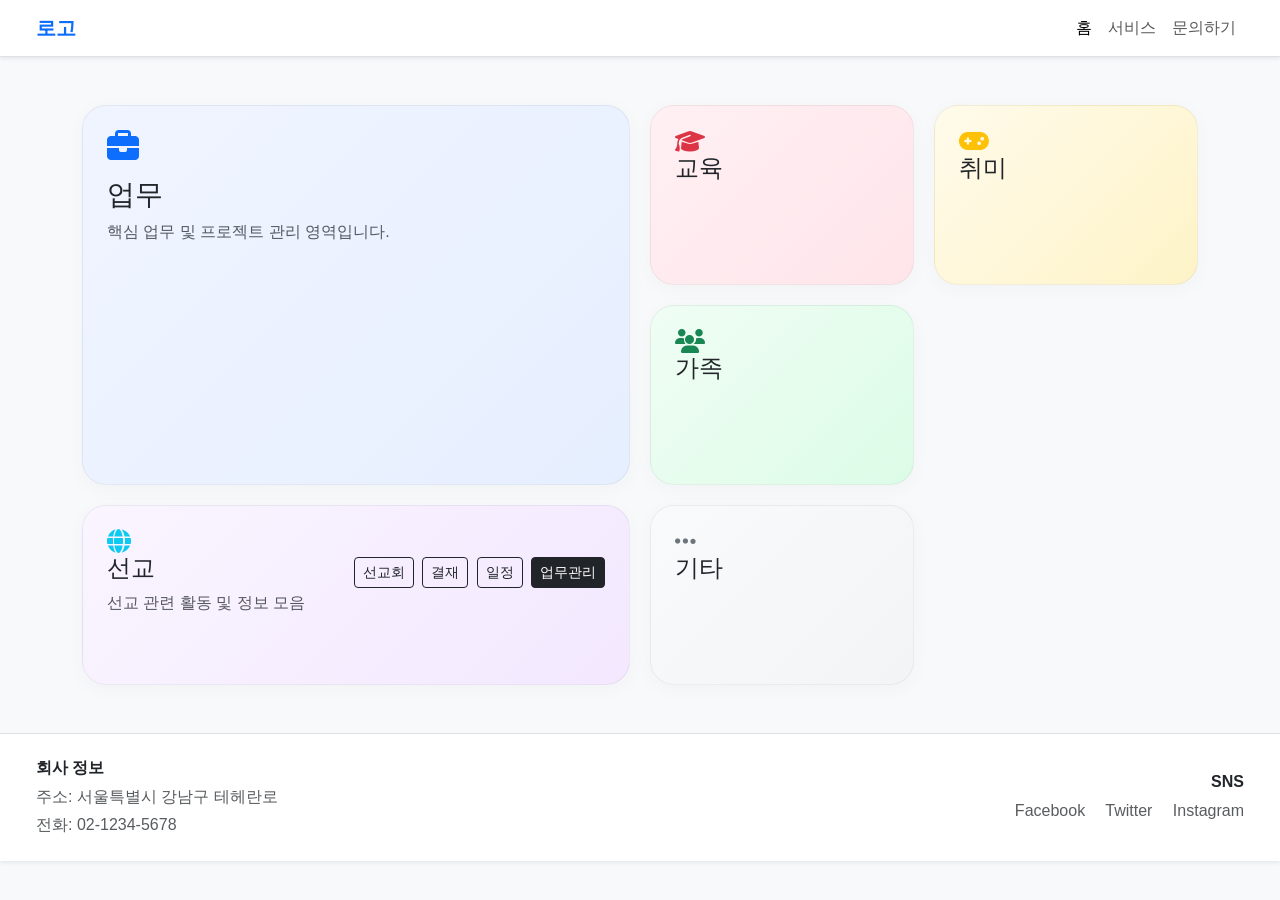
<file: index.html>
<!DOCTYPE html>
<html lang="ko">
<head>
    <meta charset="UTF-8">
    <meta name="viewport" content="width=device-width, initial-scale=1.0">
    <title>업무관리</title>
    <!-- Bootstrap CSS -->
    <link href="https://cdn.jsdelivr.net/npm/bootstrap@5.3.0/dist/css/bootstrap.min.css" rel="stylesheet">
    <!-- FontAwesome 아이콘 -->
    <link rel="stylesheet" href="https://cdnjs.cloudflare.com/ajax/libs/font-awesome/6.4.0/css/all.min.css">
    <!-- 커스텀 벤토 CSS -->
    <link rel="stylesheet" href="style.css">
</head>
<body class="bg-light text-dark">

    <!-- 네비게이션바 -->
    <nav class="navbar navbar-expand-lg navbar-light bg-white px-4 border-bottom shadow-sm">
        <div class="container-fluid">
            <a class="navbar-brand fw-bold text-primary" href="#">로고</a>
            <button class="navbar-toggler" type="button" data-bs-toggle="collapse" data-bs-target="#navbarNav">
                <span class="navbar-toggler-icon"></span>
            </button>
            <div class="collapse navbar-collapse justify-content-end" id="navbarNav">
                <ul class="navbar-nav">
                    <li class="nav-item"><a class="nav-link active" href="#">홈</a></li>
                    <li class="nav-item"><a class="nav-link" href="#">서비스</a></li>
                    <li class="nav-item"><a class="nav-link" href="#">문의하기</a></li>
                </ul>
            </div>
        </div>
    </nav>

    <!-- 벤토 그리드 메인 섹션 -->
    <main class="container py-5">
        <div class="bento-grid">
            <!-- 업무 -->
            <div class="bento-card bento-large pastel-blue" data-bs-toggle="modal" data-bs-target="#workModal" style="cursor: pointer;">
                <div class="card-content">
                    <i class="fa-solid fa-briefcase fa-2x mb-3 text-primary"></i>
                    <h3>업무</h3>
                    <p class="text-muted">핵심 업무 및 프로젝트 관리 영역입니다.</p>
                </div>
            </div>

            <!-- 교육 -->
            <div class="bento-card pastel-pink" data-bs-toggle="modal" data-bs-target="#educationModal" style="cursor: pointer;">
                <div class="card-content">
                    <i class="fa-solid fa-graduation-cap fa-xl mb-2 text-danger"></i>
                    <h4>교육</h4>
                </div>
            </div>

            <!-- 취미 -->
            <div class="bento-card pastel-yellow" data-bs-toggle="modal" data-bs-target="#hobbyModal" style="cursor: pointer;">
                <div class="card-content">
                    <i class="fa-solid fa-gamepad fa-xl mb-2 text-warning"></i>
                    <h4>취미</h4>
                </div>
            </div>

            <!-- 가족 -->
            <div class="bento-card pastel-green" data-bs-toggle="modal" data-bs-target="#familyModal" style="cursor: pointer;">
                <div class="card-content">
                    <i class="fa-solid fa-users fa-xl mb-2 text-success"></i>
                    <h4>가족</h4>
                </div>
            </div>

            <!-- 선교 -->
            <div class="bento-card bento-wide pastel-purple" data-bs-toggle="modal" data-bs-target="#missionModal" style="cursor: pointer;">
                <div class="card-content d-flex flex-column flex-md-row justify-content-between align-items-md-center">
                    <div class="mb-3 mb-md-0">
                        <i class="fa-solid fa-globe fa-xl mb-2 text-info"></i>
                        <h4>선교</h4>
                        <p class="text-muted mb-0">선교 관련 활동 및 정보 모음</p>
                    </div>
                    <div class="links-group">
                        <a href="https://bong892.github.io/mission/" class="btn btn-sm btn-outline-dark me-1" onclick="event.stopPropagation();">선교회</a>
                        <a href="https://example2.com" class="btn btn-sm btn-outline-dark me-1" onclick="event.stopPropagation();">결재</a>
                        <a href="https://example3.com" class="btn btn-sm btn-outline-dark me-1" onclick="event.stopPropagation();">일정</a>
                        <a href="https://example4.com" class="btn btn-sm btn-dark text-white" onclick="event.stopPropagation();">업무관리</a>
                    </div>
                </div>
            </div>

            <!-- 기타 -->
            <div class="bento-card pastel-gray" data-bs-toggle="modal" data-bs-target="#etcModal" style="cursor: pointer;">
                <div class="card-content">
                    <i class="fa-solid fa-ellipsis fa-xl mb-2 text-secondary"></i>
                    <h4>기타</h4>
                </div>
            </div>
        </div>

        <!-- 업무 모달 -->
        <div class="modal fade" id="workModal" tabindex="-1">
            <div class="modal-dialog modal-lg modal-dialog-centered">
                <div class="modal-content" style="border-radius: 24px; border: none;">
                    <div class="modal-header border-0">
                        <h5 class="modal-title fw-bold">업무 관련 링크</h5>
                        <button type="button" class="btn-close" data-bs-dismiss="modal"></button>
                    </div>
                    <div class="modal-body pt-0">
                        <div class="row g-3">
                            <div class="col-md-3">
                                <a href="https://example1.com" class="btn btn-outline-primary w-100 h-100 py-4" style="border-radius: 16px;">메일</a>
                            </div>
                            <div class="col-md-3">
                                <a href="https://example2.com" class="btn btn-outline-primary w-100 h-100 py-4" style="border-radius: 16px;">결재</a>
                            </div>
                            <div class="col-md-3">
                                <a href="https://example3.com" class="btn btn-outline-primary w-100 h-100 py-4" style="border-radius: 16px;">일정</a>
                            </div>
                            <div class="col-md-3">
                                <a href="https://example4.com" class="btn btn-outline-primary w-100 h-100 py-4" style="border-radius: 16px;">업무관리</a>
                            </div>
                        </div>
                    </div>
                </div>
            </div>
        </div>

        <!-- 교육 모달 -->
        <div class="modal fade" id="educationModal" tabindex="-1">
            <div class="modal-dialog modal-lg modal-dialog-centered">
                <div class="modal-content" style="border-radius: 24px; border: none;">
                    <div class="modal-header border-0">
                        <h5 class="modal-title fw-bold">교육 관련 링크</h5>
                        <button type="button" class="btn-close" data-bs-dismiss="modal"></button>
                    </div>
                    <div class="modal-body pt-0">
                        <div class="row g-3">
                            <div class="col-md-3">
                                <a href="https://example1.com" class="btn btn-outline-primary w-100 h-100 py-4" style="border-radius: 16px;">강의</a>
                            </div>
                            <div class="col-md-3">
                                <a href="https://example2.com" class="btn btn-outline-primary w-100 h-100 py-4" style="border-radius: 16px;">자료</a>
                            </div>
                            <div class="col-md-3">
                                <a href="https://example3.com" class="btn btn-outline-primary w-100 h-100 py-4" style="border-radius: 16px;">일정</a>
                            </div>
                            <div class="col-md-3">
                                <a href="https://example4.com" class="btn btn-outline-primary w-100 h-100 py-4" style="border-radius: 16px;">수강관리</a>
                            </div>
                        </div>
                    </div>
                </div>
            </div>
        </div>

        <!-- 취미 모달 -->
        <div class="modal fade" id="hobbyModal" tabindex="-1">
            <div class="modal-dialog modal-lg modal-dialog-centered">
                <div class="modal-content" style="border-radius: 24px; border: none;">
                    <div class="modal-header border-0">
                        <h5 class="modal-title fw-bold">취미 관련 링크</h5>
                        <button type="button" class="btn-close" data-bs-dismiss="modal"></button>
                    </div>
                    <div class="modal-body pt-0">
                        <div class="row g-3">
                            <div class="col-md-3">
                                <a href="https://example1.com" class="btn btn-outline-primary w-100 h-100 py-4" style="border-radius: 16px;">음악</a>
                            </div>
                            <div class="col-md-3">
                                <a href="https://example2.com" class="btn btn-outline-primary w-100 h-100 py-4" style="border-radius: 16px;">운동</a>
                            </div>
                            <div class="col-md-3">
                                <a href="https://example3.com" class="btn btn-outline-primary w-100 h-100 py-4" style="border-radius: 16px;">여행</a>
                            </div>
                            <div class="col-md-3">
                                <a href="https://example4.com" class="btn btn-outline-primary w-100 h-100 py-4" style="border-radius: 16px;">독서</a>
                            </div>
                        </div>
                    </div>
                </div>
            </div>
        </div>

        <!-- 가족 모달 -->
        <div class="modal fade" id="familyModal" tabindex="-1">
            <div class="modal-dialog modal-lg modal-dialog-centered">
                <div class="modal-content" style="border-radius: 24px; border: none;">
                    <div class="modal-header border-0">
                        <h5 class="modal-title fw-bold">가족 관련 링크</h5>
                        <button type="button" class="btn-close" data-bs-dismiss="modal"></button>
                    </div>
                    <div class="modal-body pt-0">
                        <div class="row g-3">
                            <div class="col-md-3">
                                <a href="https://example1.com" class="btn btn-outline-primary w-100 h-100 py-4" style="border-radius: 16px;">앨범</a>
                            </div>
                            <div class="col-md-3">
                                <a href="https://example2.com" class="btn btn-outline-primary w-100 h-100 py-4" style="border-radius: 16px;">일정</a>
                            </div>
                            <div class="col-md-3">
                                <a href="https://example3.com" class="btn btn-outline-primary w-100 h-100 py-4" style="border-radius: 16px;">연락처</a>
                            </div>
                            <div class="col-md-3">
                                <a href="https://example4.com" class="btn btn-outline-primary w-100 h-100 py-4" style="border-radius: 16px;">가계부</a>
                            </div>
                        </div>
                    </div>
                </div>
            </div>
        </div>

        <!-- 선교 모달 -->
        <div class="modal fade" id="missionModal" tabindex="-1">
            <div class="modal-dialog modal-lg modal-dialog-centered">
                <div class="modal-content" style="border-radius: 24px; border: none;">
                    <div class="modal-header border-0">
                        <h5 class="modal-title fw-bold">선교 관련 링크</h5>
                        <button type="button" class="btn-close" data-bs-dismiss="modal"></button>
                    </div>
                    <div class="modal-body pt-0">
                        <div class="row g-3">
                            <div class="col-md-3">
                                <a href="https://bong892.github.io/mission/" class="btn btn-outline-primary w-100 h-100 py-4" style="border-radius: 16px;">선교회</a>
                            </div>
                            <div class="col-md-3">
                                <a href="https://example2.com" class="btn btn-outline-primary w-100 h-100 py-4" style="border-radius: 16px;">결재</a>
                            </div>
                            <div class="col-md-3">
                                <a href="https://example3.com" class="btn btn-outline-primary w-100 h-100 py-4" style="border-radius: 16px;">일정</a>
                            </div>
                            <div class="col-md-3">
                                <a href="https://example4.com" class="btn btn-outline-primary w-100 h-100 py-4" style="border-radius: 16px;">업무관리</a>
                            </div>
                        </div>
                    </div>
                </div>
            </div>
        </div>

        <!-- 기타 모달 -->
        <div class="modal fade" id="etcModal" tabindex="-1">
            <div class="modal-dialog modal-lg modal-dialog-centered">
                <div class="modal-content" style="border-radius: 24px; border: none;">
                    <div class="modal-header border-0">
                        <h5 class="modal-title fw-bold">기타 관련 링크</h5>
                        <button type="button" class="btn-close" data-bs-dismiss="modal"></button>
                    </div>
                    <div class="modal-body pt-0">
                        <div class="row g-3">
                            <div class="col-md-3">
                                <a href="https://example1.com" class="btn btn-outline-primary w-100 h-100 py-4" style="border-radius: 16px;">메모</a>
                            </div>
                            <div class="col-md-3">
                                <a href="https://example2.com" class="btn btn-outline-primary w-100 h-100 py-4" style="border-radius: 16px;">설정</a>
                            </div>
                            <div class="col-md-3">
                                <a href="https://example3.com" class="btn btn-outline-primary w-100 h-100 py-4" style="border-radius: 16px;">도움말</a>
                            </div>
                            <div class="col-md-3">
                                <a href="https://example4.com" class="btn btn-outline-primary w-100 h-100 py-4" style="border-radius: 16px;">문의</a>
                            </div>
                        </div>
                    </div>
                </div>
            </div>
        </div>
    </main>

    <!-- 푸터 -->
    <footer class="bg-white text-muted py-4 border-top px-4 shadow-sm">
        <div class="container-fluid d-flex flex-column flex-md-row justify-content-between align-items-center">
            <div>
                <h6 class="text-dark fw-bold">회사 정보</h6>
                <p class="mb-1">주소: 서울특별시 강남구 테헤란로</p>
                <p class="mb-0">전화: 02-1234-5678</p>
            </div>
            <div class="mt-3 mt-md-0">
                <h6 class="text-dark fw-bold text-md-end">SNS</h6>
                <div>
                    <a href="#" class="text-muted text-decoration-none me-3">Facebook</a>
                    <a href="#" class="text-muted text-decoration-none me-3">Twitter</a>
                    <a href="#" class="text-muted text-decoration-none">Instagram</a>
                </div>
            </div>
        </div>
    </footer>

    <script src="https://cdn.jsdelivr.net/npm/bootstrap@5.3.0/dist/js/bootstrap.bundle.min.js"></script>
</body>
</html>
</file>
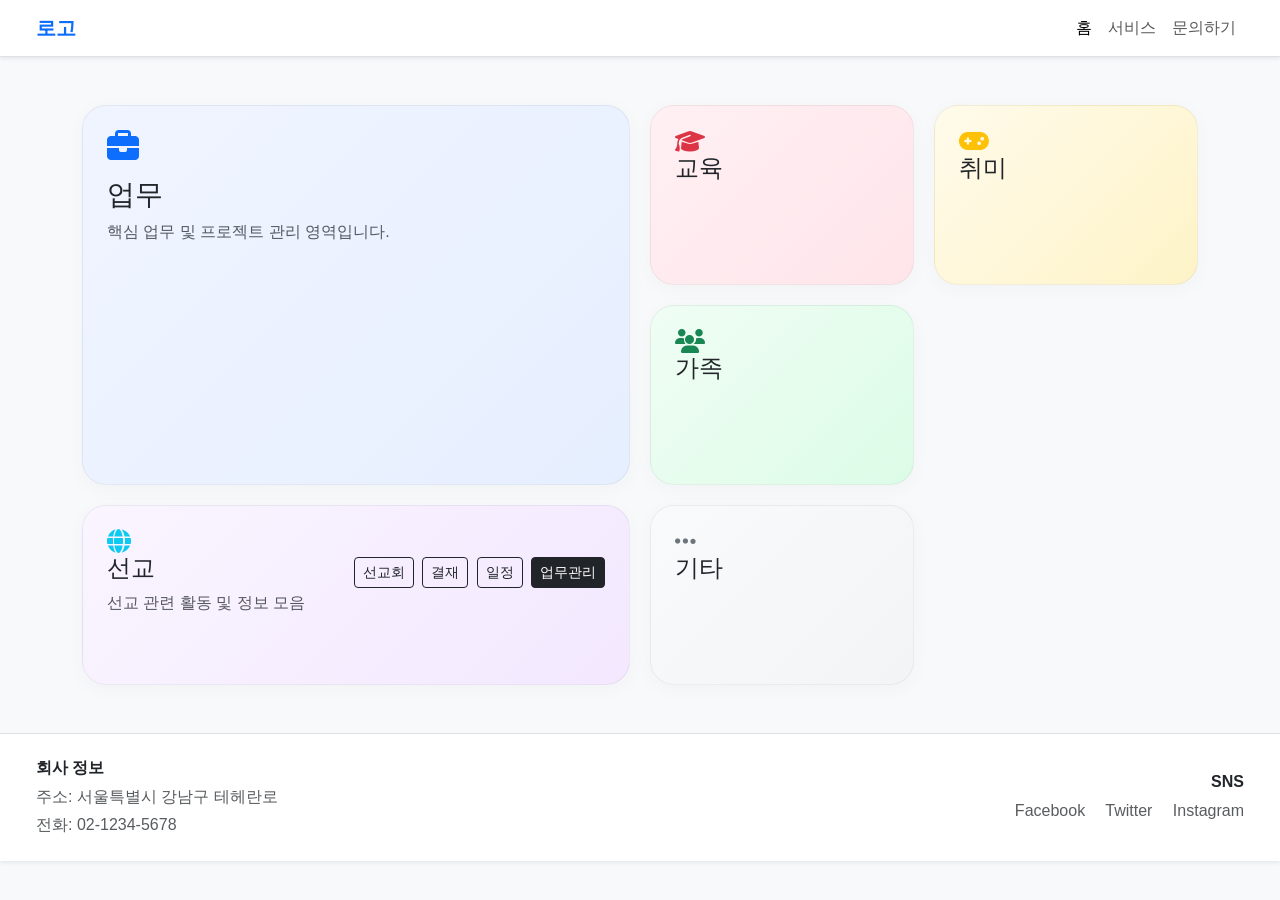
<file: bong892.html>
<!DOCTYPE html>
<html lang="ko">
<head>
    <meta charset="UTF-8">
    <meta name="viewport" content="width=device-width, initial-scale=1.0">
    <title>부트스트랩 벤토 그리드 페이지</title>
    <!-- Bootstrap CSS -->
    <link href="https://cdn.jsdelivr.net/npm/bootstrap@5.3.0/dist/css/bootstrap.min.css" rel="stylesheet">
    <!-- FontAwesome 아이콘 -->
    <link rel="stylesheet" href="https://cdnjs.cloudflare.com/ajax/libs/font-awesome/6.4.0/css/all.min.css">
    <!-- 커스텀 벤토 CSS -->
    <link rel="stylesheet" href="style.css">
</head>
<body class="bg-light text-dark">

    <!-- 네비게이션바 -->
    <nav class="navbar navbar-expand-lg navbar-light bg-white px-4 border-bottom shadow-sm">
        <div class="container-fluid">
            <a class="navbar-brand fw-bold text-primary" href="#">로고</a>
            <button class="navbar-toggler" type="button" data-bs-toggle="collapse" data-bs-target="#navbarNav">
                <span class="navbar-toggler-icon"></span>
            </button>
            <div class="collapse navbar-collapse justify-content-end" id="navbarNav">
                <ul class="navbar-nav">
                    <li class="nav-item"><a class="nav-link active" href="#">홈</a></li>
                    <li class="nav-item"><a class="nav-link" href="#">서비스</a></li>
                    <li class="nav-item"><a class="nav-link" href="#">문의하기</a></li>
                </ul>
            </div>
        </div>
    </nav>

    <!-- 벤토 그리드 메인 섹션 -->
    <main class="container py-5">
        <div class="bento-grid">
            <!-- 1. 업무 (크고 강조된 카드 - 소프트 블루 파스텔) -->
            <div class="bento-card bento-large pastel-blue">
                <div class="card-content">
                    <i class="fa-solid fa-briefcase fa-2x mb-3 text-primary"></i>
                    <h3>업무</h3>
                    <p class="text-muted">핵심 업무 및 프로젝트 관리 영역입니다.</p>
                </div>
            </div>

            <!-- 2. 교육 (소프트 핑크 파스텔) -->
            <div class="bento-card pastel-pink">
                <div class="card-content">
                    <i class="fa-solid fa-graduation-cap fa-xl mb-2 text-danger"></i>
                    <h4>교육</h4>
                </div>
            </div>

            <!-- 3. 취미 (소프트 옐로우 파스텔) -->
            <div class="bento-card pastel-yellow">
                <div class="card-content">
                    <i class="fa-solid fa-gamepad fa-xl mb-2 text-warning"></i>
                    <h4>취미</h4>
                </div>
            </div>

            <!-- 4. 가족 (소프트 그린 파스텔) -->
            <div class="bento-card pastel-green">
                <div class="card-content">
                    <i class="fa-solid fa-users fa-xl mb-2 text-success"></i>
                    <h4>가족</h4>
                </div>
            </div>

            <!-- 5. 선교 (와이드 카드 - 소프트 퍼플 파스텔) -->
            <div class="bento-card bento-wide pastel-purple">
                <div class="card-content d-flex flex-column flex-md-row justify-content-between align-items-md-center">
                    <div class="mb-3 mb-md-0">
                        <i class="fa-solid fa-globe fa-xl mb-2 text-info"></i>
                        <h4>선교</h4>
                        <p class="text-muted mb-0">선교 관련 활동 및 정보 모음</p>
                    </div>
                    <div class="links-group">
                        <a href="#" class="btn btn-sm btn-outline-dark me-1">선교회</a>
                        <a href="#" class="btn btn-sm btn-outline-dark me-1">결재</a>
                        <a href="#" class="btn btn-sm btn-outline-dark me-1">일정</a>
                        <a href="#" class="btn btn-sm btn-dark text-white">업무관리</a>
                    </div>
                </div>
            </div>

            <!-- 6. 기타 (소프트 그레이 파스텔) -->
            <div class="bento-card pastel-gray">
                <div class="card-content">
                    <i class="fa-solid fa-ellipsis fa-xl mb-2 text-secondary"></i>
                    <h4>기타</h4>
                </div>
            </div>
        </div>
    </main>

    <!-- 푸터 -->
    <footer class="bg-white text-muted py-4 border-top px-4 shadow-sm">
        <div class="container-fluid d-flex flex-column flex-md-row justify-content-between align-items-center">
            <div>
                <h6 class="text-dark fw-bold">회사 정보</h6>
                <p class="mb-1">주소: 서울특별시 강남구 테헤란로</p>
                <p class="mb-0">전화: 02-1234-5678</p>
            </div>
            <div class="mt-3 mt-md-0">
                <h6 class="text-dark fw-bold text-md-end">SNS</h6>
                <div>
                    <a href="#" class="text-muted text-decoration-none me-3">Facebook</a>
                    <a href="#" class="text-muted text-decoration-none me-3">Twitter</a>
                    <a href="#" class="text-muted text-decoration-none">Instagram</a>
                </div>
            </div>
        </div>
    </footer>

    <script src="https://cdn.jsdelivr.net/npm/bootstrap@5.3.0/dist/js/bootstrap.bundle.min.js"></script>
</body>
</html>
</file>
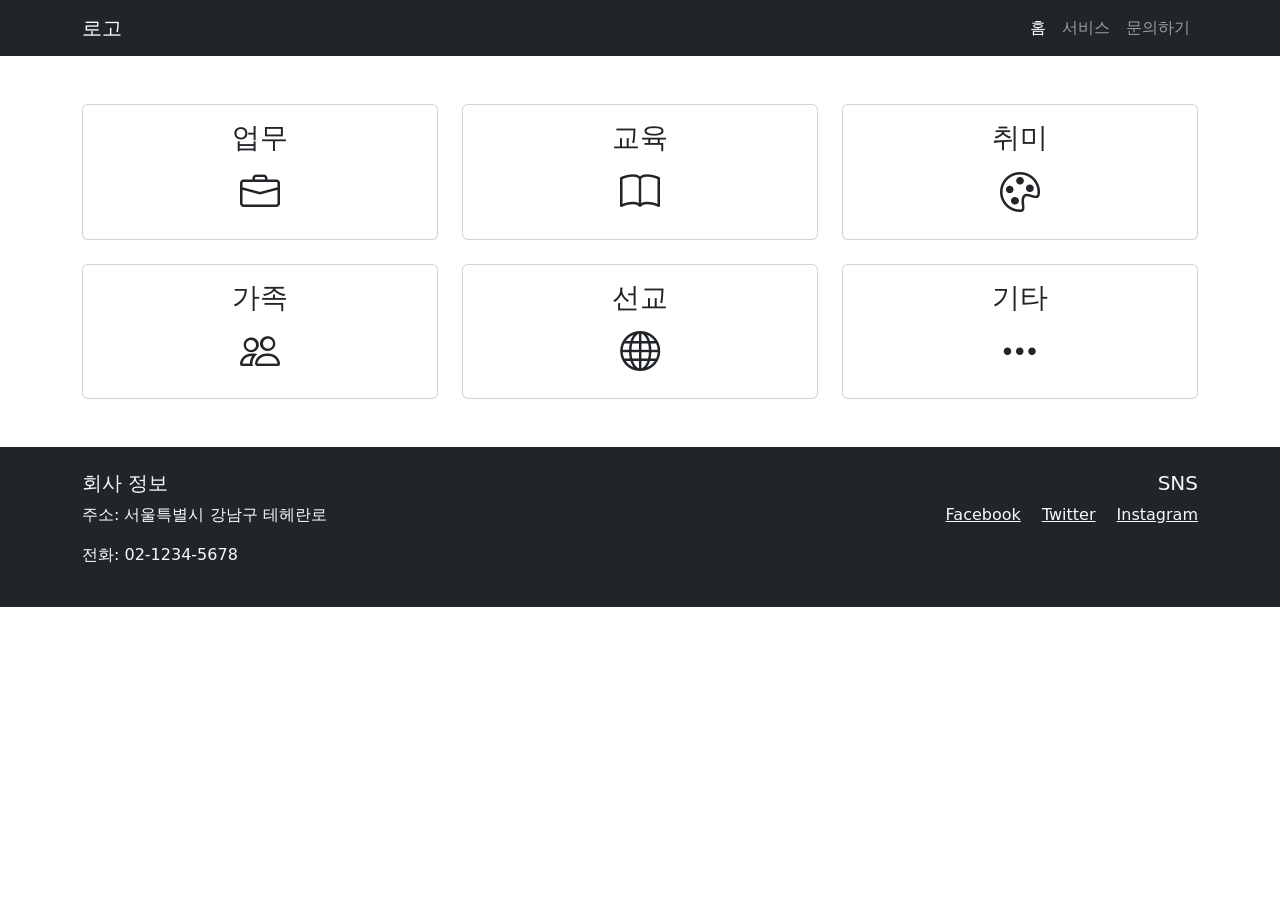
<file: index_v09.html>
<!DOCTYPE html>
<html lang="ko">
<head>
    <meta charset="UTF-8">
    <meta name="viewport" content="width=device-width, initial-scale=1.0">
    <title>부트스트랩 페이지</title>
    <!-- 부트스트랩 CSS -->
    <link href="https://cdn.jsdelivr.net/npm/bootstrap@5.3.0/dist/css/bootstrap.min.css" rel="stylesheet">
    <!-- 부트스트랩 아이콘 CSS -->
    <link rel="stylesheet" href="https://cdn.jsdelivr.net/npm/bootstrap-icons@1.7.2/font/bootstrap-icons.css">
</head>
<body>
    <!-- 네비게이션 바 -->
    <nav class="navbar navbar-expand-lg navbar-dark bg-dark">
        <div class="container">
            <a class="navbar-brand" href="#">로고</a>
            <button class="navbar-toggler" type="button" data-bs-toggle="collapse" data-bs-target="#navbarNav">
                <span class="navbar-toggler-icon"></span>
            </button>
            <div class="collapse navbar-collapse" id="navbarNav">
                <ul class="navbar-nav ms-auto">
                    <li class="nav-item">
                        <a class="nav-link active" href="#">홈</a>
                    </li>
                    <li class="nav-item">
                        <a class="nav-link" href="#">서비스</a>
                    </li>
                    <li class="nav-item">
                        <a class="nav-link" href="#">문의하기</a>
                    </li>
                </ul>
            </div>
        </div>
    </nav>

    <!-- 메인 컨텐츠 -->
    <div class="container my-5">
        <!-- 메인 카테고리 -->
        <div class="row g-4">
            <!-- 업무 카테고리 -->
            <div class="col-md-4">
                <div class="card h-100" data-bs-toggle="modal" data-bs-target="#workModal" style="cursor: pointer;">
                    <div class="card-body text-center">
                        <h3 class="card-title">업무</h3>
                        <i class="bi bi-briefcase fs-1"></i>
                    </div>
                </div>
            </div>
            <!-- 교육 카테고리 -->
            <div class="col-md-4">
                <div class="card h-100" data-bs-toggle="modal" data-bs-target="#educationModal" style="cursor: pointer;">
                    <div class="card-body text-center">
                        <h3 class="card-title">교육</h3>
                        <i class="bi bi-book fs-1"></i>
                    </div>
                </div>
            </div>
            <!-- 취미 카테고리 -->
            <div class="col-md-4">
                <div class="card h-100" data-bs-toggle="modal" data-bs-target="#hobbyModal" style="cursor: pointer;">
                    <div class="card-body text-center">
                        <h3 class="card-title">취미</h3>
                        <i class="bi bi-palette fs-1"></i>
                    </div>
                </div>
            </div>
            <!-- 가족 카테고리 -->
            <div class="col-md-4">
                <div class="card h-100" data-bs-toggle="modal" data-bs-target="#familyModal" style="cursor: pointer;">
                    <div class="card-body text-center">
                        <h3 class="card-title">가족</h3>
                        <i class="bi bi-people fs-1"></i>
                    </div>
                </div>
            </div>
            <!-- 선교 카테고리 -->
            <div class="col-md-4">
                <div class="card h-100" data-bs-toggle="modal" data-bs-target="#missionModal" style="cursor: pointer;">
                    <div class="card-body text-center">
                        <h3 class="card-title">선교</h3>
                        <i class="bi bi-globe fs-1"></i>
                    </div>
                </div>
            </div>
            <!-- 기타 카테고리 -->
            <div class="col-md-4">
                <div class="card h-100" data-bs-toggle="modal" data-bs-target="#etcModal" style="cursor: pointer;">
                    <div class="card-body text-center">
                        <h3 class="card-title">기타</h3>
                        <i class="bi bi-three-dots fs-1"></i>
                    </div>
                </div>
            </div>
        </div>

        <!-- 업무 모달 -->
        <div class="modal fade" id="missionModal" tabindex="-1">
            <div class="modal-dialog modal-lg">
                <div class="modal-content">
                    <div class="modal-header">
                        <h5 class="modal-title">선교 관련 링크</h5>
                        <button type="button" class="btn-close" data-bs-dismiss="modal"></button>
                    </div>
                    <div class="modal-body">
                        <div class="row g-3">
                            <div class="col-md-3">
                                <a href="https://bong892.github.io/mission/" class="btn btn-outline-primary w-100 h-100 py-4">선교회</a>
                            </div>
                            <div class="col-md-3">
                                <a href="https://example2.com" class="btn btn-outline-primary w-100 h-100 py-4">결재</a>
                            </div>
                            <div class="col-md-3">
                                <a href="https://example3.com" class="btn btn-outline-primary w-100 h-100 py-4">일정</a>
                            </div>
                            <div class="col-md-3">
                                <a href="https://example4.com" class="btn btn-outline-primary w-100 h-100 py-4">업무관리</a>
                            </div>
                        </div>
                    </div>
                </div>
            </div>
        </div>

        <!-- 나머지 모달들 (교육, 취미, 가족, 선교, 기타) -->
        <div class="modal fade" id="workModal" tabindex="-1">
            <div class="modal-dialog modal-lg">
                <div class="modal-content">
                    <div class="modal-header">
                        <h5 class="modal-title">업무 관련 링크</h5>
                        <button type="button" class="btn-close" data-bs-dismiss="modal"></button>
                    </div>
                    <div class="modal-body">
                        <div class="row g-3">
                            <div class="col-md-3">
                                <a href="https://example1.com" class="btn btn-outline-primary w-100 h-100 py-4">메일</a>
                            </div>
                            <div class="col-md-3">
                                <a href="https://example2.com" class="btn btn-outline-primary w-100 h-100 py-4">결재</a>
                            </div>
                            <div class="col-md-3">
                                <a href="https://example3.com" class="btn btn-outline-primary w-100 h-100 py-4">일정</a>
                            </div>
                            <div class="col-md-3">
                                <a href="https://example4.com" class="btn btn-outline-primary w-100 h-100 py-4">업무관리</a>
                            </div>
                        </div>
                    </div>
                </div>
            </div>
        </div>
        <!-- 각 모달의 구조는 업무 모달과 동일하며, id와 내용만 변경 -->
    </div>

    <!-- 푸터 -->
    <footer class="bg-dark text-light py-4 mt-5">
        <div class="container">
            <div class="row">
                <div class="col-md-6">
                    <h5>회사 정보</h5>
                    <p>주소: 서울특별시 강남구 테헤란로</p>
                    <p>전화: 02-1234-5678</p>
                </div>
                <div class="col-md-6 text-md-end">
                    <h5>SNS</h5>
                    <a href="#" class="text-light me-3">Facebook</a>
                    <a href="#" class="text-light me-3">Twitter</a>
                    <a href="#" class="text-light">Instagram</a>
                </div>
            </div>
        </div>
    </footer>

    <!-- 부트스트랩 JS -->
    <script src="https://cdn.jsdelivr.net/npm/bootstrap@5.3.0/dist/js/bootstrap.bundle.min.js"></script>
</body>
</html>
</file>
<file: style.css>
body {
    background-color: #f8f9fa;
    font-family: 'Pretendard', -apple-system, BlinkMacSystemFont, sans-serif;
}

/* 벤토 그리드 레이아웃 설정 */
.bento-grid {
    display: grid;
    grid-template-columns: repeat(4, 1fr);
    grid-auto-rows: 180px;
    gap: 20px;
}

/* 기본 벤토 카드 디자인 (화이트 기본 바탕) */
.bento-card {
    background-color: #ffffff;
    border: 1px solid rgba(0, 0, 0, 0.05);
    border-radius: 24px;
    padding: 24px;
    transition: all 0.3s ease;
    position: relative;
    overflow: hidden;
    display: flex;
    flex-direction: column;
    justify-content: space-between;
    box-shadow: 0 4px 20px rgba(0, 0, 0, 0.03);
}

/* 호버 효과 (살짝 떠오르며 그림자가 진해짐) */
.bento-card:hover {
    transform: translateY(-5px);
    box-shadow: 0 12px 30px rgba(0, 0, 0, 0.08);
}

/* 파스텔 톤 색상 정의 */
.pastel-blue {
    background: linear-gradient(135deg, #f0f4ff 0%, #e6efff 100%);
}
.pastel-pink {
    background: linear-gradient(135deg, #fff0f3 0%, #ffe5ea 100%);
}
.pastel-yellow {
    background: linear-gradient(135deg, #fffbeb 0%, #fef3c7 100%);
}
.pastel-green {
    background: linear-gradient(135deg, #f0fdf4 0%, #dcfce7 100%);
}
.pastel-purple {
    background: linear-gradient(135deg, #faf5ff 0%, #f3e8ff 100%);
}
.pastel-gray {
    background: linear-gradient(135deg, #f9fafb 0%, #f3f4f6 100%);
}

/* 비대칭 그리드 사이즈 정의 */
.bento-large {
    grid-column: span 2;
    grid-row: span 2;
}

.bento-wide {
    grid-column: span 2;
    grid-row: span 1;
}

/* 반응형 디자인 (태블릿 및 모바일) */
@media (max-width: 992px) {
    .bento-grid {
        grid-template-columns: repeat(2, 1fr);
    }
    .bento-large, .bento-wide {
        grid-column: span 2;
    }
}

@media (max-width: 576px) {
    .bento-grid {
        grid-template-columns: 1fr;
        grid-auto-rows: auto;
    }
    .bento-large, .bento-wide {
        grid-column: span 1;
        grid-row: span 1;
    }
}
</file>
